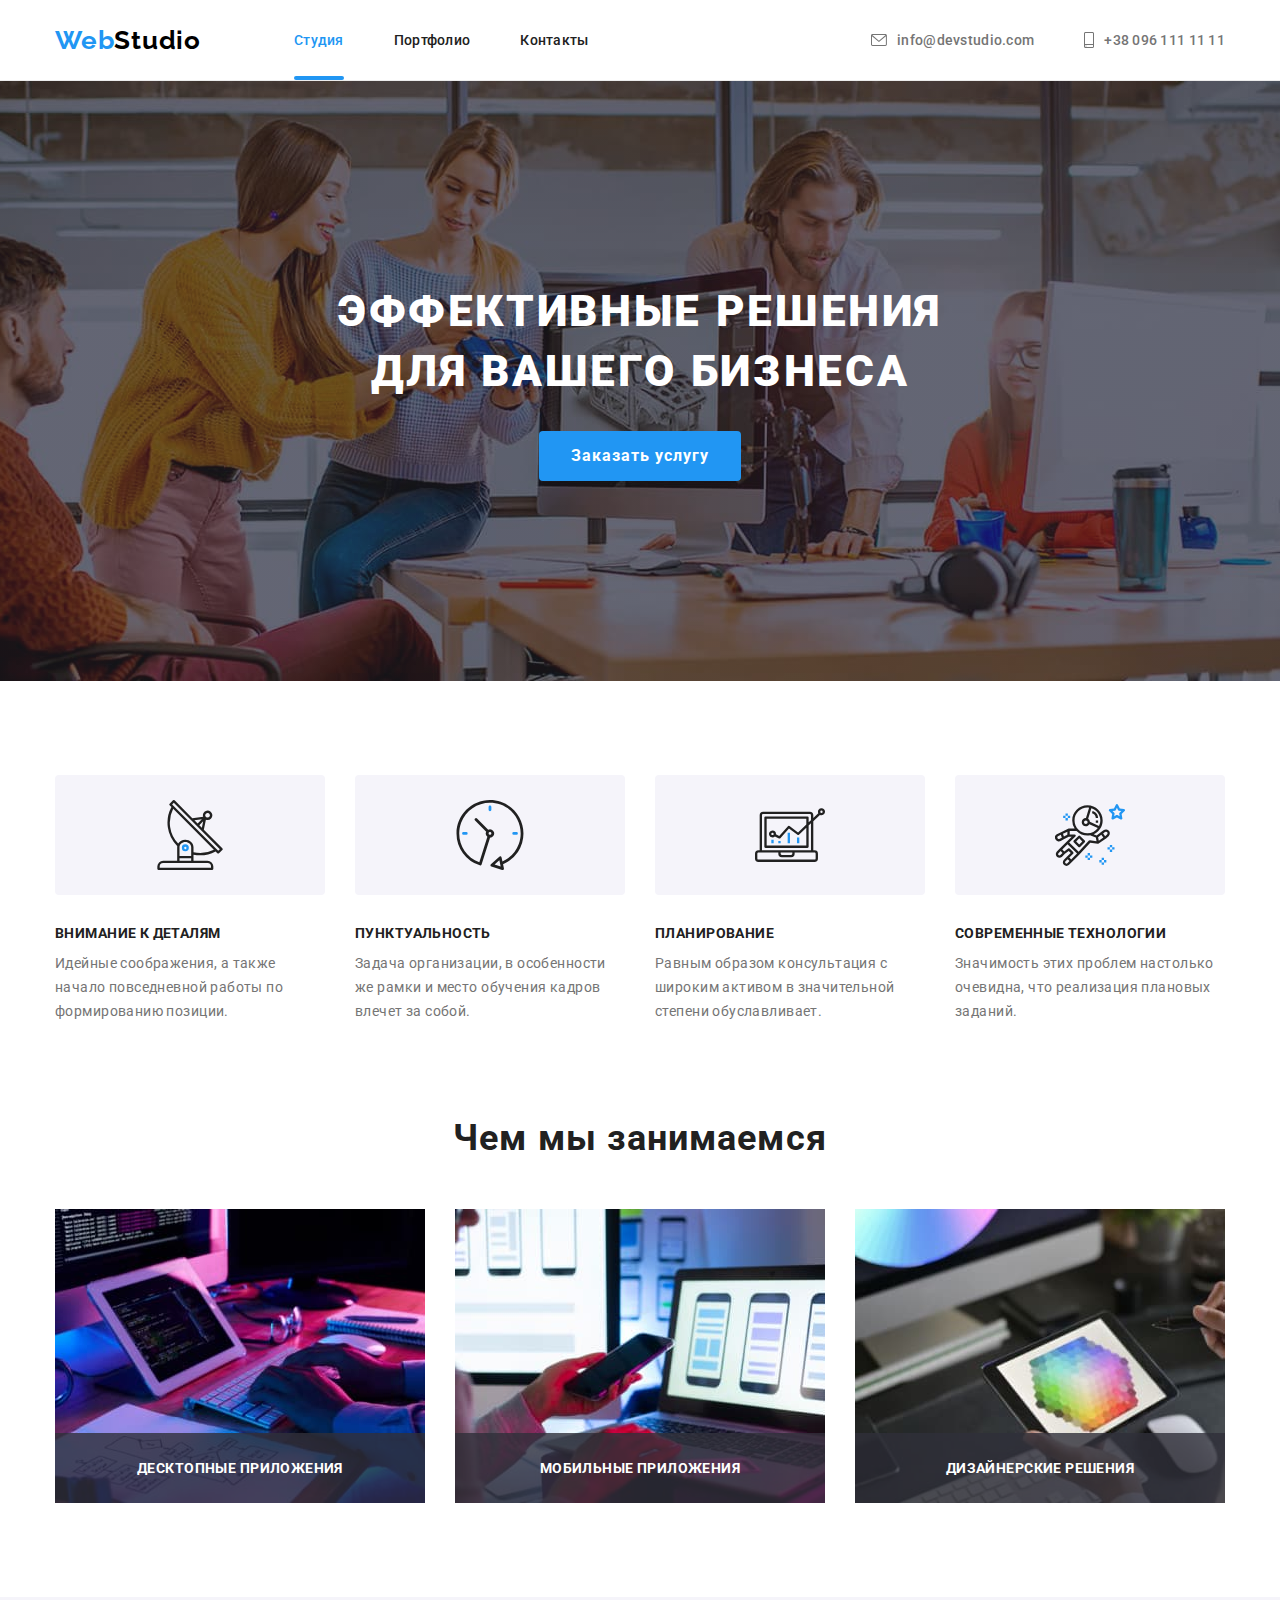
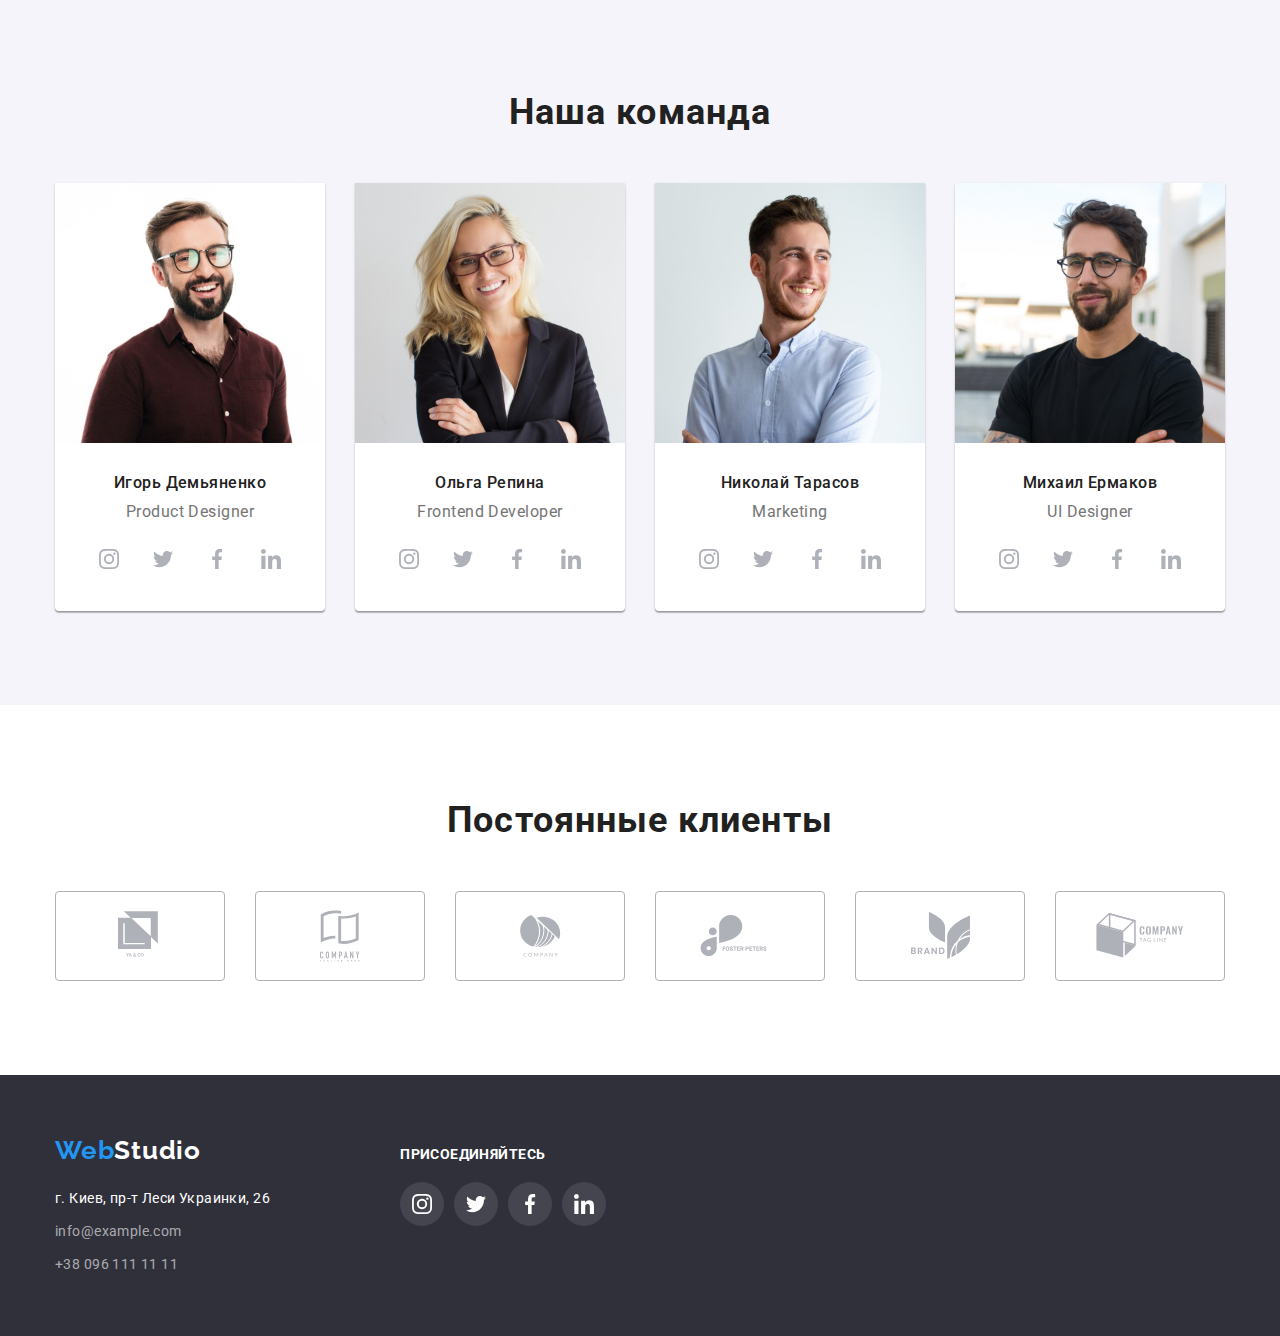
<file: index.html>
<!DOCTYPE html>
<html lang="ru">
<head>
    <meta charset="UTF-8">
    <meta name="viewport" content="width=device-width, initial-scale=1.0">
    <title>WebStudio</title>
    <link rel="stylesheet" href="https://cdnjs.cloudflare.com/ajax/libs/modern-normalize/1.0.0/modern-normalize.min.css">
    <link rel="stylesheet" href="./css/styles.css"/>
    <link href="https://fonts.googleapis.com/css2?family=Raleway:wght@700&family=Roboto:wght@400;500;700;900&display=swap" rel="stylesheet">
</head>
<body>
    <!-- Шапка -->
    <header class="border">
        <nav class="container heder-nav">
            <a class="logo-header" href="./index.html"><span class="logo">Web</span>Studio</a>
            <ul class="site-nav list">
                <li class="item">
                    <a class="link current" href="">Студия</a>
                </li>
                <li class="item">
                    <a class="link" href="./portfolio.html">Портфолио</a>
                </li>
                <li class="item">
                    <a class="link" href="">Контакты</a>
                </li>
            </ul>
            <ul class="contacts-nav list">
                <li class="item">
                    <a class="header-contacts connect-icon" href="mailto:info@devstudio.com">
                        <svg class="envelope connect-icon">
                            <use href="./images/sprite.svg#envelope"></use>
                        </svg>
                        info@devstudio.com
                    </a>
                </li>
                <li class="item item-contacts">
                    <a class="header-contacts connect-icon" href="tel:380961111111">
                        <svg class="smartphone connect-icon">
                            <use href="./images/sprite.svg#smartphone"></use>
                        </svg>
                        +38 096 111 11 11</a>
                </li>
            </ul>
        </nav>
    </header>

    <main>
        <!-- добавить банер -->
        <section class="banner">
            <div class="container">
                <h1 class="banner-headline ">Эффективные решения <br> для вашего бизнеса</h1>
                <button class="button" type="button" data-modal-open>Заказать услугу</button>
            </div>
            <div class="backdrop is-hidden" data-modal>
                <div class="modal-window">
                    <button class="modal-batton" type="button" data-modal-close>
                        <svg class="close">
                            <use href="./images/sprite.svg#close"></use>
                        </svg>
                    </button>

                </div>
            </div>
        </section>
        
        <!-- hide h2 -->
        <section class="section-features">
            <div class="container">
                <h2 class="hidden">Особенности</h2>
                <ul class="features list ">
                    <li class="features-item">
                        <div class="icon-box">
                            <svg class="features-icon">
                                <use href="./images/sprite.svg#antenna"></use>
                            </svg>
                        </div>
                        <h3 class="features-title">Внимание к деталям</h3>
                        <p class="features-text">Идейные соображения, а также начало повседневной работы по формированию позиции.</p>
                    </li>
                    <li class="features-item">
                        <div class="icon-box">
                            <svg class="features-icon">
                                <use href="./images/sprite.svg#clock"></use>
                            </svg>
                        </div>
                        <h3 class="features-title">Пунктуальность</h3>
                        <p class="features-text">Задача организации, в особенности же рамки и место обучения кадров влечет за собой.</p>
                    </li>
                    <li class="features-item">
                        <div class="icon-box">
                            <svg class="features-icon">
                                <use href="./images/sprite.svg#diagram"></use>
                            </svg>
                        </div>
                        <h3 class="features-title">Планирование</h3>
                        <p class="features-text">Равным образом консультация с широким активом в значительной степени обуславливает.</p>
                    </li>
                    <li class="features-item">
                        <div class="icon-box">
                            <svg class="features-icon">
                                <use href="./images/sprite.svg#astronaut"></use>
                            </svg>
                        </div>
                        <h3 class="features-title">Современные технологии</h3>
                        <p class="features-text">Значимость этих проблем настолько очевидна, что реализация плановых заданий.</p>
                    </li>
                </ul>
            </div>
        </section>

        <!-- what we do -->
        <section class="section-spec">
            <div class="container">
                <h2 class="section-heading">Чем мы занимаемся</h2>
                <ul class="main-activity list">
                    <li class="activity-item">
                        <img src="./images/workplace.jpg" width="370" alt="Рабочее место">
                        <h3 class="activity-title">Десктопные приложения</h3>
                    </li>
                    <li class="activity-item">
                        <img src="./images/devices.jpg" width="370" alt="Девайсы">
                        <h3 class="activity-title">Мобильные приложения</h3>
                    </li>
                    <li class="activity-item">
                        <img src="./images/graphics.jpg" width="370" alt="Работа с графикой">
                        <h3 class="activity-title">Дизайнерские решения</h3>
                    </li>
                </ul>
            </div>
        </section>

        <!-- team -->
        <section class="section-team">
            <div class="container">
                <h2 class="section-heading">Наша команда</h2>
                <ul class="team list">
                    <li class="bg-card team-card">
                        <img src="./images/ihor.jpg" width="270" alt="Игорь Демьяненко"  class="team-photo">
                        <h3 class="team-title">Игорь Демьяненко</h3>
                        <p class="position-text">Product Designer</p>
                        <ul class="list social-icon-list">
                            <li class="item social-icon-item">
                                <a class="link social-icon-link team-icon" href="https://www.instagram.com/" aria-label="ссылка Инстаграм">
                                    <svg class="social-icon team-icon">
                                        <use href="./images/sprite.svg#instagram"></use>
                                    </svg>
                                </a>
                            </li>
                            <li class="item social-icon-item">
                                <a class="link social-icon-link team-icon" href="https://twitter.com/" aria-label="ссылка Твиттер">
                                    <svg class="social-icon team-icon">
                                        <use href="./images/sprite.svg#twitter"></use>
                                    </svg>
                                </a>
                            </li>
                            <li class="item social-icon-item">
                                <a class="link social-icon-link team-icon" href="https://facebook.com/" aria-label="ссылка Фейсбук">
                                    <svg class="social-icon team-icon">
                                        <use href="./images/sprite.svg#facebook"></use>
                                    </svg>
                                </a>
                            </li>
                            <li class="item social-icon-item">
                                <a class="link social-icon-link team-icon" href="https://www.linkedin.com/" aria-label="ссылка Линкедин">
                                    <svg class="social-icon team-icon">
                                        <use href="./images/sprite.svg#linkedin"></use>
                                    </svg>
                                </a>
                            </li>
                        </ul>
                    </li>
                    <li class="bg-card team-card">
                        <img src="./images/olga.jpg" width="270" alt="Ольга Репина" class="team-photo">
                        <h3 class="team-title">Ольга Репина</h3>
                        <p class="position-text">Frontend Developer</p>
                        <ul class="list social-icon-list">
                            <li class="item social-icon-item">
                                <a class="link social-icon-link team-icon" href="https://www.instagram.com/" aria-label="ссылка Инстаграм">
                                    <svg class="social-icon team-icon">
                                        <use href="./images/sprite.svg#instagram"></use>
                                    </svg>
                                </a>
                            </li>
                            <li class="item social-icon-item">
                                <a class="link social-icon-link team-icon" href="https://twitter.com/" aria-label="ссылка Твиттер">
                                    <svg class="social-icon team-icon">
                                        <use href="./images/sprite.svg#twitter"></use>
                                    </svg>
                                </a>
                            </li>
                            <li class="item social-icon-item">
                                <a class="link social-icon-link team-icon" href="https://facebook.com/" aria-label="ссылка Фейсбук">
                                    <svg class="social-icon team-icon">
                                        <use href="./images/sprite.svg#facebook"></use>
                                    </svg>
                                </a>
                            </li>
                            <li class="item social-icon-item">
                                <a class="link social-icon-link team-icon" href="https://www.linkedin.com/" aria-label="ссылка Линкедин">
                                    <svg class="social-icon team-icon">
                                        <use href="./images/sprite.svg#linkedin"></use>
                                    </svg>
                                </a>
                            </li>
                        </ul>
                    </li>
                    <li class="bg-card team-card">
                        <img src="./images/nikola.jpg" width="270" alt="Николай Тарасов" class="team-photo">
                        <h3 class="team-title">Николай Тарасов</h3>
                        <p class="position-text">Marketing</p>
                        <ul class="list social-icon-list">
                            <li class="item social-icon-item">
                                <a class="link social-icon-link team-icon" href="https://www.instagram.com/" aria-label="ссылка Инстаграм">
                                    <svg class="social-icon team-icon">
                                        <use href="./images/sprite.svg#instagram"></use>
                                    </svg>
                                </a>
                            </li>
                            <li class="item social-icon-item">
                                <a class="link social-icon-link team-icon" href="https://twitter.com/" aria-label="ссылка Твиттер">
                                    <svg class="social-icon team-icon">
                                        <use href="./images/sprite.svg#twitter"></use>
                                    </svg>
                                </a>
                            </li>
                            <li class="item social-icon-item">
                                <a class="link social-icon-link team-icon" href="https://facebook.com/" aria-label="ссылка Фейсбук">
                                    <svg class="social-icon team-icon">
                                        <use href="./images/sprite.svg#facebook"></use>
                                    </svg>
                                </a>
                            </li>
                            <li class="item social-icon-item">
                                <a class="link social-icon-link team-icon" href="https://www.linkedin.com/" aria-label="ссылка Линкедин">
                                    <svg class="social-icon team-icon">
                                        <use href="./images/sprite.svg#linkedin"></use>
                                    </svg>
                                </a>
                            </li>
                        </ul>
                    </li>
                    <li class="bg-card team-card">
                        <img src="./images/mihail.jpg" width="270" alt="Михаил Ермаков" class="team-photo">
                        <h3 class="team-title">Михаил Ермаков</h3>
                        <p class="position-text">UI Designer</p>
                        <ul class="list social-icon-list">
                            <li class="item social-icon-item">
                                <a class="link social-icon-link team-icon" href="https://www.instagram.com/" aria-label="ссылка Инстаграм">
                                    <svg class="social-icon team-icon">
                                        <use href="./images/sprite.svg#instagram"></use>
                                    </svg>
                                </a>
                            </li>
                            <li class="item social-icon-item">
                                <a class="link social-icon-link team-icon" href="https://twitter.com/" aria-label="ссылка Твиттер">
                                    <svg class="social-icon team-icon">
                                        <use href="./images/sprite.svg#twitter"></use>
                                    </svg>
                                </a>
                            </li>
                            <li class="item social-icon-item">
                                <a class="link social-icon-link team-icon" href="https://facebook.com/" aria-label="ссылка Фейсбук">
                                    <svg class="social-icon team-icon">
                                        <use href="./images/sprite.svg#facebook"></use>
                                    </svg>
                                </a>
                            </li>
                            <li class="item social-icon-item">
                                <a class="link social-icon-link team-icon" href="https://www.linkedin.com/" aria-label="ссылка Линкедин">
                                    <svg class="social-icon team-icon">
                                        <use href="./images/sprite.svg#linkedin"></use>
                                    </svg>
                                </a>
                            </li>
                        </ul>
                    </li>
                </ul>
            </div>
        </section>

        <!-- clients -->
        <section class="section-clients">
            <h2 class="section-heading">Постоянные клиенты</h2>
            <div class="container">
                <ul class="list client-list">
                    <li class="company-item">
                        <a class="company-link client-icon" href="" aria-label="Company1">
                            <svg class="client-icon" width="44" height="49">
                                <use href="./images/sprite.svg#company1"></use>
                            </svg>
                        </a>
                    </li>
                    <li class="company-item">
                        <a class="company-link client-icon" href="" aria-label="Company2">
                            <svg class="client-icon" width="40" height="52">
                                <use href="./images/sprite.svg#company2"></use>
                            </svg>
                        </a>
                    </li>
                    <li class="company-item">
                        <a class="company-link client-icon" href="" aria-label="Company3">
                            <svg class="client-icon" width="41" height="42">
                                <use href="./images/sprite.svg#company3"></use>
                            </svg>
                        </a>
                    </li>
                    <li class="company-item">
                        <a class="company-link client-icon" href="" aria-label="Company4">
                            <svg class="client-icon" width="80" height="42">
                                <use href="./images/sprite.svg#company4"></use>
                            </svg>
                        </a>
                    </li>
                    <li class="company-item">
                        <a class="company-link client-icon" href="" aria-label="Company5">
                            <svg class="client-icon" width="59" height="47">
                                <use href="./images/sprite.svg#company5"></use>
                            </svg>
                        </a>
                    </li>
                    <li class="company-item">
                        <a class="company-link client-icon" href="" aria-label="Company6">
                            <svg class="client-icon" width="88" height="45">
                                <use href="./images/sprite.svg#company6"></use>
                            </svg>
                        </a>
                    </li>
                </ul>
            </div>
        </section>
    </main>

    <!-- footer -->
    <footer class="accent">
        <div class="container">
            <div class="footer block">
                <a href="" class="logo-footer"><span class="logo">Web</span>Studio</a>
                <address>
                    <p class="address-text">г. Киев, пр-т Леси Украинки, 26</p>
                    <a href="mailto:info@example.com" class="footer-contacts">info@example.com</a><br>
                    <a href="tel:380961111111" class="footer-contacts">+38 096 111 11 11</a>
                </address>
            </div>
            <div class="footer block">
                <h3 class="social">присоединяйтесь</h3>
                <ul class="list social-icon-list">
                    <li class="item social-icon-item">
                        <a class="link social-icon-link footer-icon" href="https://www.instagram.com/" aria-label="ссылка Инстаграм">
                            <svg class="social-icon">
                                <use href="./images/sprite.svg#instagram"></use>
                            </svg>
                        </a>
                    </li>
                    <li class="item social-icon-item">
                        <a class="link social-icon-link footer-icon" href="https://twitter.com/" aria-label="ссылка Твиттер">
                            <svg class="social-icon">
                                <use href="./images/sprite.svg#twitter"></use>
                            </svg>
                        </a>
                    </li>
                    <li class="item social-icon-item">
                        <a class="link social-icon-link footer-icon" href="https://facebook.com/" aria-label="ссылка Фейсбук">
                            <svg class="social-icon">
                                <use href="./images/sprite.svg#facebook"></use>
                            </svg>
                        </a>
                    </li>
                    <li class="item social-icon-item">
                        <a class="link social-icon-link footer-icon" href="https://www.linkedin.com/" aria-label="ссылка Линкедин">
                            <svg class="social-icon">
                                <use href="./images/sprite.svg#linkedin"></use>
                            </svg>
                        </a>
                    </li>
                </ul>
            </div>
        </div>
    </footer>

    <!-- js script -->
    <script src="./js/modal.js"></script>
    
</body>
</html>
</file>
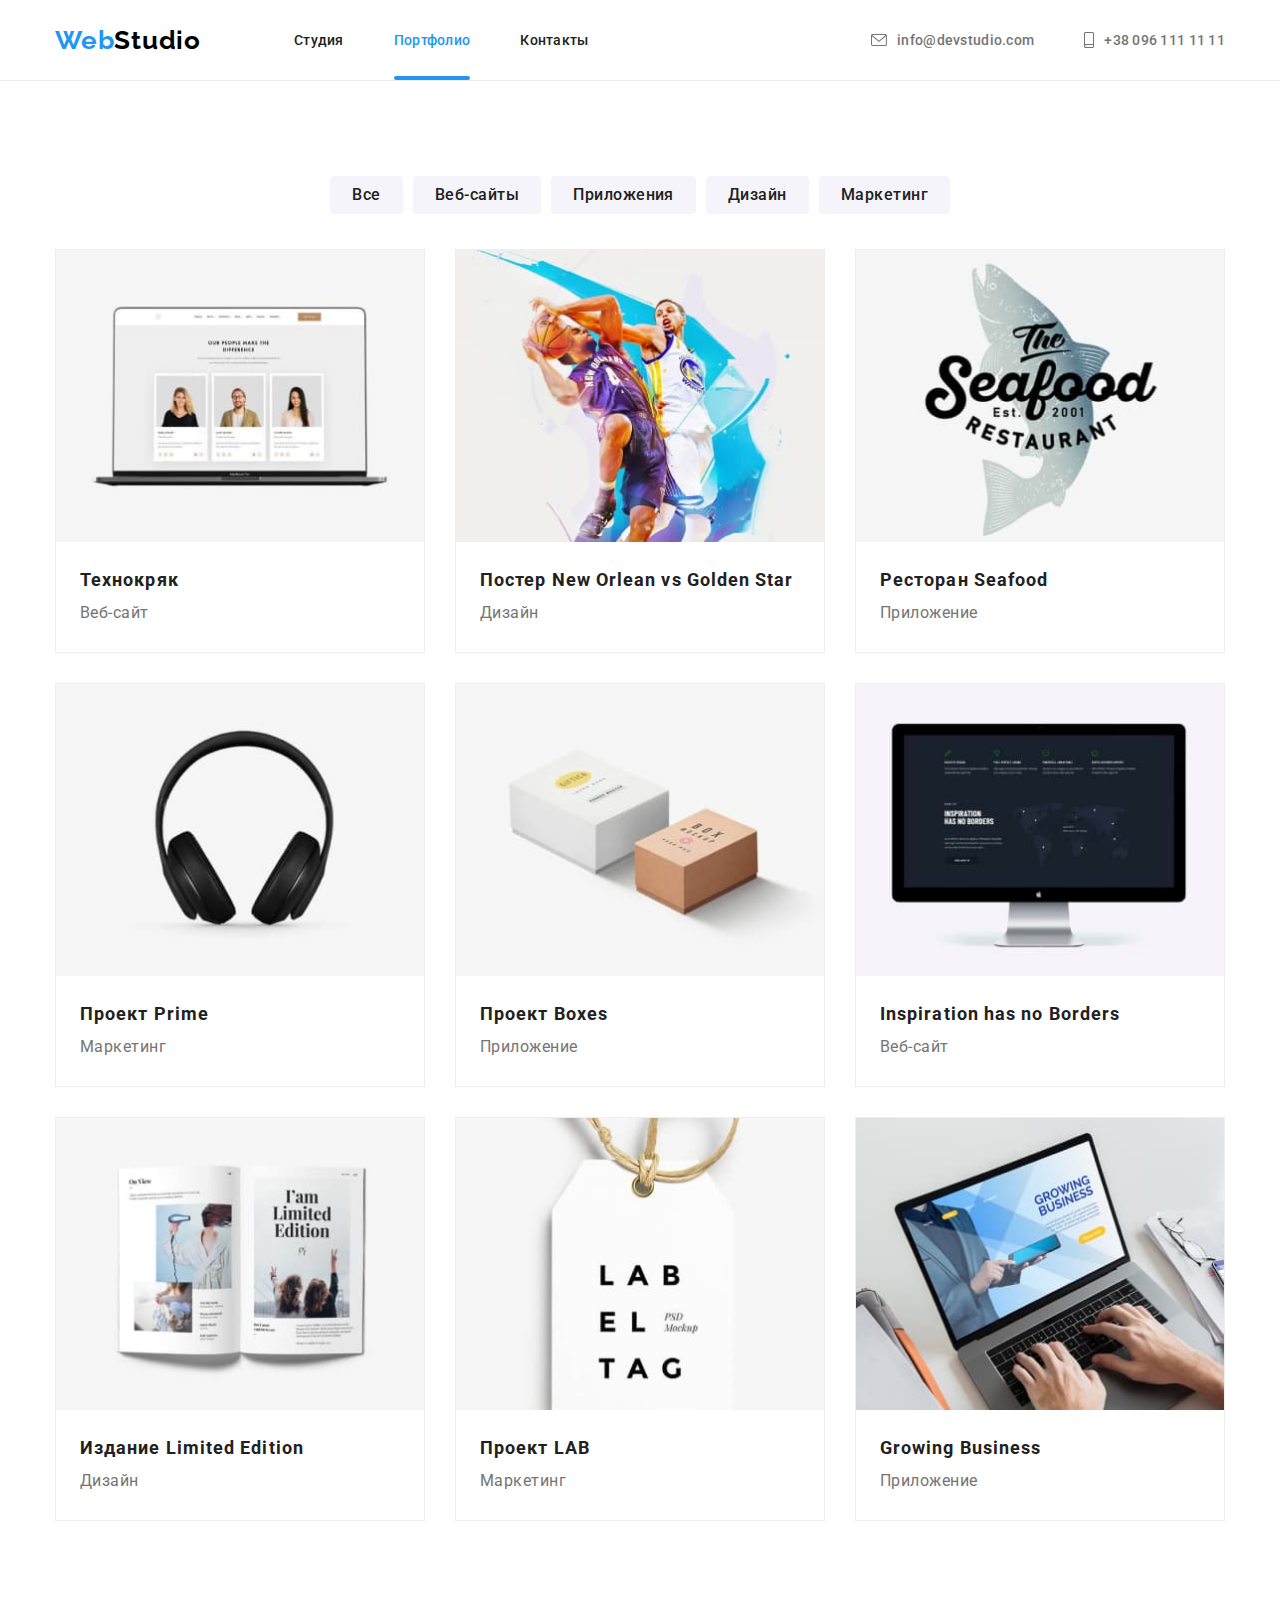
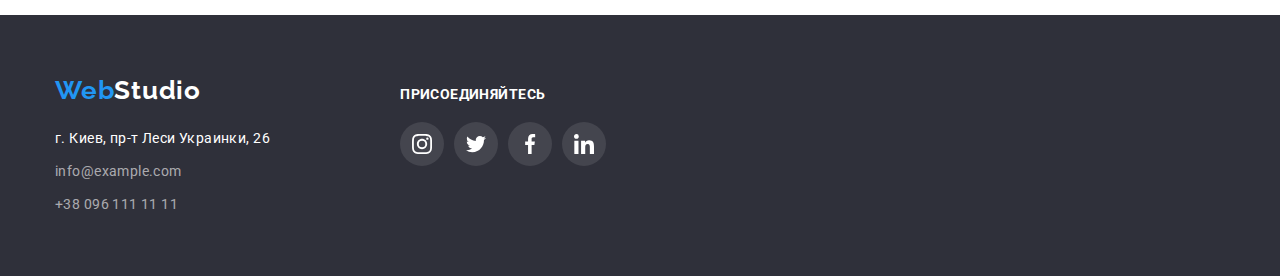
<file: portfolio.html>
<!DOCTYPE html>
<html lang="ru">
<head>
    <meta charset="UTF-8">
    <meta name="viewport" content="width=device-width, initial-scale=1.0">
    <title>WebStudio</title>
    <link rel="stylesheet" href="https://cdnjs.cloudflare.com/ajax/libs/modern-normalize/1.0.0/modern-normalize.min.css">
    <link rel="stylesheet" href="./css/styles.css"/>
    <link href="https://fonts.googleapis.com/css2?family=Raleway:wght@700&family=Roboto:wght@400;500;700;900&display=swap" rel="stylesheet">
</head>
<body>
    <!-- Шапка -->
    <header class="border">
        <nav class="container heder-nav">
            <a href="./index.html" class="logo-header"><span class="logo">Web</span>Studio</a>
            <ul class="site-nav list">
                <li class="item">
                    <a href="./index.html" class="link">Студия</a>
                </li>
                <li class="item">
                    <a href="" class="link current">Портфолио</a>
                </li>
                <li class="item">
                    <a href="" class="link">Контакты</a>
                </li>
            </ul>
            <ul class="contacts-nav list">
                <li class="item">
                    <a class="header-contacts connect-icon" href="mailto:info@devstudio.com">
                        <svg class="envelope connect-icon">
                            <use href="./images/sprite.svg#envelope"></use>
                        </svg>
                        info@devstudio.com
                    </a>
                </li>
                <li class="item item-contacts">
                    <a class="header-contacts connect-icon" href="tel:380961111111">
                        <svg class="smartphone connect-icon">
                            <use href="./images/sprite.svg#smartphone"></use>
                        </svg>
                        +38 096 111 11 11</a>
                </li>
            </ul>
        </nav>
    </header>
    
    <main>
        <!-- Portfolio -->
        <section class="section">
            <div class="container">
                <h1 class="hidden">Portfolio</h1>
                <ul class="filters-button list">
                    <li class="button-item">
                        <button class="portfolio-button" type="button">Все</button>
                    </li>
                    <li class="button-item">
                        <button class="portfolio-button" type="button">Веб-сайты</button>
                    </li>
                    <li class="button-item">
                        <button class="portfolio-button" type="button">Приложения</button>
                    </li>
                    <li class="button-item">
                        <button class="portfolio-button" type="button">Дизайн</button>
                    </li>
                    <li class="button-item">
                        <button class="portfolio-button" type="button">Маркетинг</button>
                    </li>
                </ul>
                <ul class="projects list">
                    <li class="project-card project-item">
                        <a href="" class="link-list">
                            <div class="cover">
                                <img class="poster" src="./images/technokryak.jpg" width="370" alt="Ноутбук с открытой страницей магазина">
                                <div class="cover-project">
                                    <p class="cover-text">Технокряк это современная площадка распространения коронавируса. Компании используют эту платформу для цифрового шпионажа и атак на защищённые сервера конкурентов.</p>
                                </div>
                            </div>
                            <div class="indent">
                                <h3 class="project-title">Технокряк</h3>
                                <p class="product-text">Веб-сайт</p>
                            </div>
                        </a>
                    </li>
                    <li class="project-card project-item">
                        <a href="" class="link-list">
                            <div class="cover">
                                <img class="poster" src="./images/poster.jpg" width="370" alt="Постер с двумя баскетболистами">
                                <div class="cover-project">
                                    <p class="cover-text">Технокряк это современная площадка распространения коронавируса. Компании используют эту платформу для цифрового шпионажа и атак на защищённые сервера конкурентов.</p>
                                </div>
                            </div>
                            <div class="indent">
                                <h3 class="project-title">Постер New Orlean vs Golden Star</h3>
                                <p class="product-text">Дизайн</p>
                            </div>
                        </a>
                    </li>
                    <li class="project-card project-item">
                        <a href="" class="link-list">
                            <div class="cover">
                                <img class="poster" src="./images/restourant.jpg" width="370" alt="Вывеска с названием ресторана">
                                <div class="cover-project">
                                    <p class="cover-text">Технокряк это современная площадка распространения коронавируса. Компании используют эту платформу для цифрового шпионажа и атак на защищённые сервера конкурентов.</p>
                                </div>
                            </div>
                            <div class="indent">
                                <h3 class="project-title">Ресторан Seafood</h3>
                                <p class="product-text">Приложение</p>
                            </div>
                        </a>
                    </li>
                    <li class="project-card project-item">
                        <a href="" class="link-list">
                            <div class="cover">
                                <img class="poster" src="./images/prime.jpg" width="370" alt="Наушники">
                                <div class="cover-project">
                                    <p class="cover-text">Технокряк это современная площадка распространения коронавируса. Компании используют эту платформу для цифрового шпионажа и атак на защищённые сервера конкурентов.</p>
                                </div>
                            </div>
                            <div class="indent">
                                <h3 class="project-title">Проект Prime</h3>
                                <p class="product-text">Маркетинг</p>    
                            </div>
                        </a>
                    </li>
                    <li class="project-card project-item">
                        <a href="" class="link-list">
                            <div class="cover">
                                <img class="poster" src="./images/boxes.jpg" width="370" alt="Две маленькие коробки">                          
                                <div class="cover-project">
                                    <p class="cover-text">Технокряк это современная площадка распространения коронавируса. Компании используют эту платформу для цифрового шпионажа и атак на защищённые сервера конкурентов.</p>
                                </div>
                            </div>
                            <div class="indent">
                                <h3 class="project-title">Проект Boxes</h3>
                                <p class="product-text">Приложение</p>
                            </div>
                        </a>
                    </li>
                    <li class="project-card project-item">
                        <a href="" class="link-list">
                            <div class="cover">
                                <img class="poster" src="./images/computer.jpg" width="370" alt="Настольный компьютер">
                                <div class="cover-project">
                                    <p class="cover-text">Технокряк это современная площадка распространения коронавируса. Компании используют эту платформу для цифрового шпионажа и атак на защищённые сервера конкурентов.</p>
                                </div>
                            </div>
                            <div class="indent">
                                <h3 class="project-title">Inspiration has no Borders</h3>
                                <p class="product-text">Веб-сайт</p>
                            </div>
                        </a>
                    </li>
                    <li class="project-card project-item">
                        <a href="" class="link-list">
                            <div class="cover">
                                <img class="poster" src="./images/magazine.jpg" width="370" alt="Раскрытый журнал">
                                <div class="cover-project">
                                    <p class="cover-text">Технокряк это современная площадка распространения коронавируса. Компании используют эту платформу для цифрового шпионажа и атак на защищённые сервера конкурентов.</p>
                                </div>
                            </div>
                            <div class="indent">
                                <h3 class="project-title">Издание Limited Edition</h3>
                                <p class="product-text">Дизайн</p>
                            </div>
                        </a>
                    </li>
                    <li class="project-card project-item">
                        <a href="" class="link-list">
                            <div class="cover">
                                <img class="poster" src="./images/lab.jpg" width="370" alt="Этикетка">
                                <div class="cover-project">
                                    <p class="cover-text">Технокряк это современная площадка распространения коронавируса. Компании используют эту платформу для цифрового шпионажа и атак на защищённые сервера конкурентов.</p>
                                </div>
                            </div>
                            <div class="indent">
                                <h3 class="project-title">Проект LAB</h3>
                                <p class="product-text">Маркетинг</p>
                            </div>
                        </a>
                    </li>
                    <li class="project-card project-item">
                        <a href="" class="link-list">
                            <div class="cover">
                                <img class="poster" src="./images/laptop.jpg" width="370" alt="Ноутбук с открытым приложением">
                                <div class="cover-project">
                                    <p class="cover-text">Технокряк это современная площадка распространения коронавируса. Компании используют эту платформу для цифрового шпионажа и атак на защищённые сервера конкурентов.</p>
                                </div>
                            </div>
                            <div class="indent">
                                <h3 class="project-title">Growing Business</h3>
                                <p class="product-text">Приложение</p>
                            </div>
                        </a>
                    </li>
                </ul>
            </div>
        </section>
    </main>

    <!-- footer -->
    <footer class="accent">
        <div class="container">
            <div class="footer block">
                <a href="" class="logo-footer"><span class="logo">Web</span>Studio</a>
                <address>
                    <p class="address-text">г. Киев, пр-т Леси Украинки, 26</p>
                    <a href="mailto:info@example.com" class="footer-contacts">info@example.com</a><br>
                    <a href="tel:380961111111" class="footer-contacts">+38 096 111 11 11</a>
                </address>
            </div>
            <div class="footer block">
                <h3 class="social">присоединяйтесь</h3>
                <ul class="list social-icon-list">
                    <li class="item social-icon-item">
                        <a class="link social-icon-link footer-icon" href="https://www.instagram.com/" aria-label="ссылка Инстаграм">
                            <svg class="social-icon">
                                <use href="./images/sprite.svg#instagram"></use>
                            </svg>
                        </a>
                    </li>
                    <li class="item social-icon-item">
                        <a class="link social-icon-link footer-icon" href="https://twitter.com/" aria-label="ссылка Твиттер">
                            <svg class="social-icon">
                                <use href="./images/sprite.svg#twitter"></use>
                            </svg>
                        </a>
                    </li>
                    <li class="item social-icon-item">
                        <a class="link social-icon-link footer-icon" href="https://facebook.com/" aria-label="ссылка Фейсбук">
                            <svg class="social-icon">
                                <use href="./images/sprite.svg#facebook"></use>
                            </svg>
                        </a>
                    </li>
                    <li class="item social-icon-item">
                        <a class="link social-icon-link footer-icon" href="https://www.linkedin.com/" aria-label="ссылка Линкедин">
                            <svg class="social-icon">
                                <use href="./images/sprite.svg#linkedin"></use>
                            </svg>
                        </a>
                    </li>
                </ul>
            </div>
        </div>
    </footer>
        
    </body>
    </html>
</file>
<file: css/styles.css>
:root {
    --primary-text-color: #212121;
    --secondary-text-color: #757575;
    --title-text-color: #FFFFFF;
    --accent-color: #2196F3;
    --logo-header-color: #000000;
    --footer-contact-color: rgba(255, 255, 255, 0.6);
    --button-bg-color: #F5F4FA;
    --main-background-color: #FFFFFF;
    --secondary-background-color: #2F303A;
    --additional-background-color: #F5F4FA;
    --baner-background-color: #C4C4C4;
}
html {
    box-sizing: border-box;
}
*,
*::before,
*::after {
    box-sizing: inherit;
}
body {
    background-color: var(--main-background-color);
}
img {
    display: block;
    max-width: 100%;
    height: auto;
}
.container {
    margin-left: auto;
    margin-right: auto;
    width: 1200px;
    padding-left: 15px;
    padding-right: 15px;
    /*outline: 1px solid tomato;*/
}
.list {
    padding: 0;
    margin: 0;
    list-style: none;
}

/* background-color */
.section-team {
    background-color: var(--additional-background-color);
}

/* logo */
.logo {
    color: var(--accent-color);
}
.logo-header,
.logo-footer {
    text-decoration: none;
    font-family: Raleway;
    font-style: normal;
    font-weight: bold;
    font-size: 26px;
    line-height: 31px;
    letter-spacing: 0.03em;
}
.logo-header {
    color: var(--logo-header-color);
}
.logo-footer {
    display: inline-block;
    margin-bottom: 20px;
    color: var(--title-text-color);
}

/* nav */
.border {
    border-bottom: 1px solid #ECECEC;
}
.heder-nav {
    display: flex;
    align-items: center;
}
.site-nav {
    display: flex;
    margin-left: 93px;
}
.site-nav .item:not(:last-child) {
    margin-right: 50px;
}

.site-nav .link.current {
    color: var(--accent-color);
}
.site-nav .link {
    display: block;
    padding-top: 32px;
    padding-bottom: 32px;
}

.contacts-nav {
    display: flex;
    align-items: center;
    margin-left: auto;
}
.contacts-nav .header-contacts {
    display: flex;
    align-items: center;
    padding-top: 32px;
    padding-bottom: 32px;
}
.contacts-nav .item + .item {
    margin-left: 50px;
}
.link {
    text-decoration: none;
    font-family: Roboto;
    font-style: normal;
    font-weight: 500;
    font-size: 14px;
    line-height: 16px;
    letter-spacing: 0.02em;
    color: var(--primary-text-color);
    transition: color 250ms cubic-bezier(0.4, 0, 0.2, 1);
}
.link:hover,
.link:focus {
    color: var(--accent-color);
}
.current {
    position: relative;
}
.current::after {
    content: "";
    position: absolute;
    left: 0;
    bottom: 0;
    width: 100%;
    height: 4px;
    border-radius: 2px;
    background-color: var(--accent-color);
}
.header-contacts {
    text-decoration: none;
    font-family: Roboto;
    font-style: normal;
    font-weight: 500;
    font-size: 14px;
    line-height: 16px;
    letter-spacing: 0.02em;
    color: var(--secondary-text-color);
    transition: color 250ms cubic-bezier(0.4, 0, 0.2, 1);

}
.header-contacts:hover,
.header-contacts:focus {
    color: var(--accent-color);
}
.header-contacts:hover .connect-icon,
.header-contacts:focus .connect-icon {
    fill: var(--accent-color);
}
.envelope {
    margin-right: 10px;
    width: 16px;
    height: 12px;
    fill: var(--secondary-text-color);
    transition: fill 250ms cubic-bezier(0.4, 0, 0.2, 1);

}
.smartphone {
    margin-right: 10px;
    width: 10px;
    height: 16px;
    fill: var(--secondary-text-color);
    transition: fill 250ms cubic-bezier(0.4, 0, 0.2, 1);

}

/* banner */
.banner {
    display: flex;
    flex-direction: column;
    justify-content: center;
    align-items: center;
    max-width: 1600px;
    min-height: 600px;
    margin-left: auto;
    margin-right: auto;
    margin-bottom: 94px;
    background-image: linear-gradient(
        rgba(47, 48, 58, 0.4),
        rgba(47, 48, 58, 0.4)
       ), 
       url(../images/banner.jpg);
   background-color: var(--baner-background-color);
   background-repeat: no-repeat;
   background-position: center;
   background-size: cover;
   text-align: center;
}
.banner-headline {
    margin-top: 0;
    margin-bottom: 30px;
    font-family: Roboto;
    font-style: normal;
    font-weight: 900;
    font-size: 44px;
    line-height: 60px;
    letter-spacing: 0.06em;
    text-transform: uppercase;
    color: var(--title-text-color);
}

/* button */
.button {
    display: inline-block;
    padding: 10px 32px;
    min-width: 200px;
    border-radius: 4px;
    border: none;
    cursor: pointer;
    text-decoration: none;
    font-family: Roboto;
    font-style: normal;
    font-weight: bold;
    font-size: 16px;
    line-height: 30px;
    letter-spacing: 0.06em;
    color: var(--title-text-color);
    background-color: var(--accent-color);
}
/* modal window */
.backdrop {
    position: fixed;
    top: 0;
    left: 0;
    z-index: 1;
    width: 100%;
    height: 100%;
    background-color: rgba(0, 0, 0, 0.2);
    transition: opacity 250ms cubic-bezier(0.4, 0, 0.2, 1);
}
.backdrop.is-hidden {
    opacity: 0;
    pointer-events: none;
}
.backdrop.is-hidden .modal-window {
    transform: translate(-50%, -50%) scale(0.7);
}
.modal-window {
    position: absolute;
    top: 50%;
    left: 50%;
    transform: translate(-50%, -50%) scale(1);
    transition: transform 250ms cubic-bezier(0.4, 0, 0.2, 1), opacity 250ms cubic-bezier(0.4, 0, 0.2, 1);
    width: 528px;
    height: 581px;
    background-color: var(--main-background-color);
    box-shadow: 0px 1px 3px rgba(0, 0, 0, 0.12), 
        0px 1px 1px rgba(0, 0, 0, 0.14), 
        0px 2px 1px rgba(0, 0, 0, 0.2);
    border-radius: 4px;
}
.modal-batton {
    position: absolute;
    top: 8px;
    right: 8px;
    width: 30px;
    height: 30px;
    border-radius: 50%;
    background-color: var(--main-background-color);
    border: 1px solid rgba(0, 0, 0, 0.1);
    cursor: pointer;
}
.close {
    position: absolute;
    top: 50%;
    left: 50%;
    transform: translate(-50%, -50%);
    width: 18px;
    height: 18px;
    fill: var(--logo-header-color);
    transition:  fill 250ms cubic-bezier(0.4, 0, 0.2, 1);
}
.modal-batton:hover .close,
.modal-batton:focus .close {
    fill: var(--accent-color);
}

/* features */
.section-features {
    margin: 0;
}
.features {
    display: flex;
    flex-wrap: nowrap;
}
.features-item {
    width: calc((100% - 30px * 3) / 4);
    margin-right: 30px;
}
.icon-box {
    display: flex;
    justify-content: center;
    align-items: center;
    width: 270px;
    height: 120px;
    margin-bottom: 30px;
    background-color: var(--additional-background-color);
    border-radius: 4px;
}
.features-icon {
    width: 70px;
    height: 70px;
}
.hidden {
    font-size: 0;
}
.features .features-title {
    margin-top: 0;
    margin-bottom: 10px;
    font-family: Roboto;
    font-style: normal;
    font-weight: bold;
    font-size: 14px;
    line-height: 16px;
    letter-spacing: 0.03em;
    text-transform: uppercase;
    color: var(--primary-text-color);
}
.features .features-text {
    margin-top: 0;
    margin-bottom: 0;
    font-family: Roboto;
    font-style: normal;
    font-weight: normal;
    font-size: 14px;
    line-height: 24px;
    letter-spacing: 0.03em;
    color: var(--secondary-text-color);
}

/* what we do */
.section-spec {
    padding-top: 94px;
}
.section-heading {
    margin-top: 0;
    margin-bottom: 50px;
    font-family: Roboto;
    font-style: normal;
    font-weight: bold;
    font-size: 36px;
    line-height: 42px;
    text-align: center;
    letter-spacing: 0.03em;
    color: var(--primary-text-color);
}
.main-activity {
    display: flex;
    flex-wrap: wrap;
    margin-bottom: 94px;
}
.activity-item {
    position: relative;
    width: calc((100% - 30px * 2) / 3);
    margin-right: 30px;
}
.activity-item:nth-child(3n) {
    margin-right: 0;
}
.activity-item::before {
    position: absolute;
    bottom: 0;
    content: "";
    width: 100%;
    height: 70px;
    background: rgba(47, 48, 58, 0.8);
}
.activity-title {
    position: absolute;
    bottom: 27px;
    margin: 0;
    width: 100%;
    font-family: Roboto;
    font-style: normal;
    font-weight: bold;
    font-size: 14px;
    line-height: 16px;
    text-align: center;
    letter-spacing: 0.03em;
    text-transform: uppercase;
    color: var(--title-text-color);
}

/* team */
.section-team {
    padding-top: 94px;
    padding-bottom: 94px;
}
.team {
    display: flex;
    flex-wrap: wrap;
}
.team-card {
    width: calc((100% - 30px * 3) / 4);
    margin-right: 30px;
}
.team-card:nth-child(4n) {
    margin-right: 0;
}
.team-title {
    margin-top: 0;
    margin-bottom: 10px;
    font-family: Roboto;
    font-style: normal;
    font-weight: 500;
    font-size: 16px;
    line-height: 19px;
    text-align: center;
    letter-spacing: 0.03em;
    color: var(--primary-text-color);
}
.position-text {
    margin-top: 0;
    margin-bottom: 16px;
    font-family: Roboto;
    font-style: normal;
    font-weight: normal;
    font-size: 16px;
    line-height: 19px;
    text-align: center;
    letter-spacing: 0.03em;
    color: var(--secondary-text-color);
}
.bg-card {
    background-color: var(--main-background-color);
    width: 270px;
    height: 428px;
    box-shadow: 0px 1px 3px rgba(0, 0, 0, 0.12), 0px 1px 1px rgba(0, 0, 0, 0.14), 0px 2px 1px rgba(0, 0, 0, 0.2);
    border-radius: 0px 0px 4px 4px;
}
.team-photo {
    margin-bottom: 30px;
}

/* clients */
.section-clients {
    padding-top: 94px;
}
.client-list {
    display: flex;
    justify-content: center;
    align-items: center;
    margin-bottom: 94px;    
}
.company-item {
    margin-right: 30px;
}
.company-item:last-child {
    margin-right: 0;
}
.company-link {
    display: inline-flex;
    justify-content: center;
    align-items: center;
    width: 170px;
    height: 90px;
    fill: #AFB1B8;
    border: 1px solid #AFB1B8;
    box-sizing: border-box;
    border-radius: 4px;
    transition: fill 250ms cubic-bezier(0.4, 0, 0.2, 1), border 250ms cubic-bezier(0.4, 0, 0.2, 1);
}
.company-link.client-icon:hover,
.company-link.client-icon:focus {
    fill: var(--accent-color);
    border: 1px solid var(--accent-color);
}

/* footer*/
.accent {
    background-color: var(--secondary-background-color);
}
.footer {
    display: inline-flex;
    flex-wrap: wrap;
    /* width: calc((100% - 70px * 2) / 3); */
    padding-top: 60px;
    padding-bottom: 60px;
    max-width: 270px;
}
.block {
    margin-right: 70px;
}
.block:last-child {
    margin-right: 0;
}
.address-text {
    margin-top: 0;
    margin-bottom: 9px;
    font-family: Roboto;
    font-style: normal;
    font-weight: normal;
    font-size: 14px;
    line-height: 24px;
    letter-spacing: 0.03em;
    color: var(--title-text-color);
}
.footer-contacts {
    display: inline-block;
    margin-bottom: 9px;
    text-decoration: none;
    font-family: Roboto;
    font-style: normal;
    font-weight: normal;
    font-size: 14px;
    line-height: 24px;
    letter-spacing: 0.03em;
    color: var(--footer-contact-color);
    transition: color 250ms cubic-bezier(0.4, 0, 0.2, 1);
}
.footer-contacts:last-child {
    margin-bottom: 0;
}
.footer-contacts:hover,
.footer-contacts:focus {
    color: var(--accent-color);
}
.social {
    margin-top: 0;
    margin-bottom: 20px;
    font-family: Roboto;
    font-style: normal;
    font-weight: bold;
    font-size: 14px;
    line-height: 16px;
    letter-spacing: 0.03em;
    text-transform: uppercase;
    color: var(--title-text-color);
}

/* icons */
.social-icon-list {
    display: flex;
    justify-content: center;
    align-items: center;
}
.social-icon-item:not(:last-child) {
    margin-right: 10px;
  }
.social-icon-link {
    display: flex;
    justify-content: center;
    align-items: center;
    width: 44px;
    height: 44px;
    border-radius: 50%;
    transition: background-color 250ms cubic-bezier(0.4, 0, 0.2, 1);
}
.team-icon {
    fill: #AFB1B8;
}
.social-icon-link:hover .team-icon,
.social-icon-link:focus .team-icon {
    fill: var(--title-text-color);
}
.footer-icon {
    fill: var(--title-text-color);
    background-color: rgba(255, 255, 255, 0.1);
}
.social-icon {
    width: 20px;
    height: 20px;
    transition: fill 250ms cubic-bezier(0.4, 0, 0.2, 1);
}
.social-icon-link:hover,
.social-icon-link:focus {
    background-color: var(--accent-color);
}

/* portfolio-page */
.filters-button .button-item:not(:last-child) {
    margin-right: 8px;
}
.filters-button {
    display: flex;
    justify-content: center;
    margin-top: 94px;
    margin-bottom: 34px;
}
.filters-button .portfolio-button {
    display: inline-block;
    min-width: 73px;
    height: 38px;
    padding: 6px 22px;
    text-decoration: none;
    border-radius: 4px;
    border: none;
    margin: 1px;
    font-family: Roboto;
    font-style: normal;
    font-weight: 500;
    font-size: 16px;
    line-height: 26px;
    letter-spacing: 0.03em;
    cursor: pointer;
    transition: color 250ms cubic-bezier(0.4, 0, 0.2, 1), background-color 250ms cubic-bezier(0.4, 0, 0.2, 1), box-shadow 250ms cubic-bezier(0.4, 0, 0.2, 1);}
.portfolio-button {
    color: var(--primary-text-color);
    background-color: var(--button-bg-color);
}
.projects {
    display: flex;
    flex-wrap: wrap;
    padding-bottom: 94px;
}
.project-item {
    width: calc((100% - 30px * 2) / 3);
    margin-right: 30px;
    margin-bottom: 30px;
}
.project-item:nth-child(3n) {
    margin-right: 0;
}
.project-item:nth-last-child(-n+3) {
    margin-bottom: 0;
}
.project-card {
    width: 370px;
    height: 404px;
    border: 1px solid #EEEEEE;
    background-color: var(--main-background-color);
    transition: box-shadow 250ms cubic-bezier(0.4, 0, 0.2, 1);
}
.project-card:hover,
.project-card:focus {
    box-shadow: 0px 1px 1px rgba(0, 0, 0, 0.12), 
        0px 4px 4px rgba(0, 0, 0, 0.06), 
        1px 4px 6px rgba(0, 0, 0, 0.16);
}
.cover {
    position: relative;
    overflow: hidden;
}
.cover-project {
    position: absolute;
    top: 0;
    left: 0;
    width: 100%;
    height: 100%;
    background-color: rgba(33, 150, 243, 0.9);
    transform: translateY(100%);
    transition: transform 250ms cubic-bezier(0.4, 0, 0.2, 1);
    
}
.cover-text {
    position: absolute;
    left: 0;
    top: 0;
    width: 100%;
    height: 100%;
    display: flex;
    align-items: center;
    padding-left: 24px;
    padding-right: 24px;
    margin: 0;
    font-style: normal;
    font-weight: 400;
    font-size: 18px;
    line-height: 1.56;
    color: var(--title-text-color);
}
.project-card:hover .cover-project {
    transform: translateY(0);
}
.poster {
    display: block;
}
.indent {
    padding-left: 24px;
    padding-right: 24px;
    padding-top: 20px;
    padding-bottom: 20px;
}
.link-list {
    text-decoration: none;
}
.project-title {
    margin: 0;
    text-decoration: none;
    font-family: Roboto;
    font-style: normal;
    font-weight: bold;
    font-size: 18px;
    line-height: 36px;
    letter-spacing: 0.06em;
    color: var(--primary-text-color);
}
.product-text {
    margin: 0;
    text-decoration: none;
    font-family: Roboto;
    font-style: normal;
    font-weight: normal;
    font-size: 16px;
    line-height: 30px;
    letter-spacing: 0.03em;
    color: var(--secondary-text-color);
}
.portfolio-button:hover,
.portfolio-button:focus {
    color: var(--title-text-color);
    background-color: var(--accent-color);
    box-shadow: 0px 3px 1px rgba(0, 0, 0, 0.1), 
        0px 1px 2px rgba(0, 0, 0, 0.08), 
        0px 2px 2px rgba(0, 0, 0, 0.12);
}
</file>
